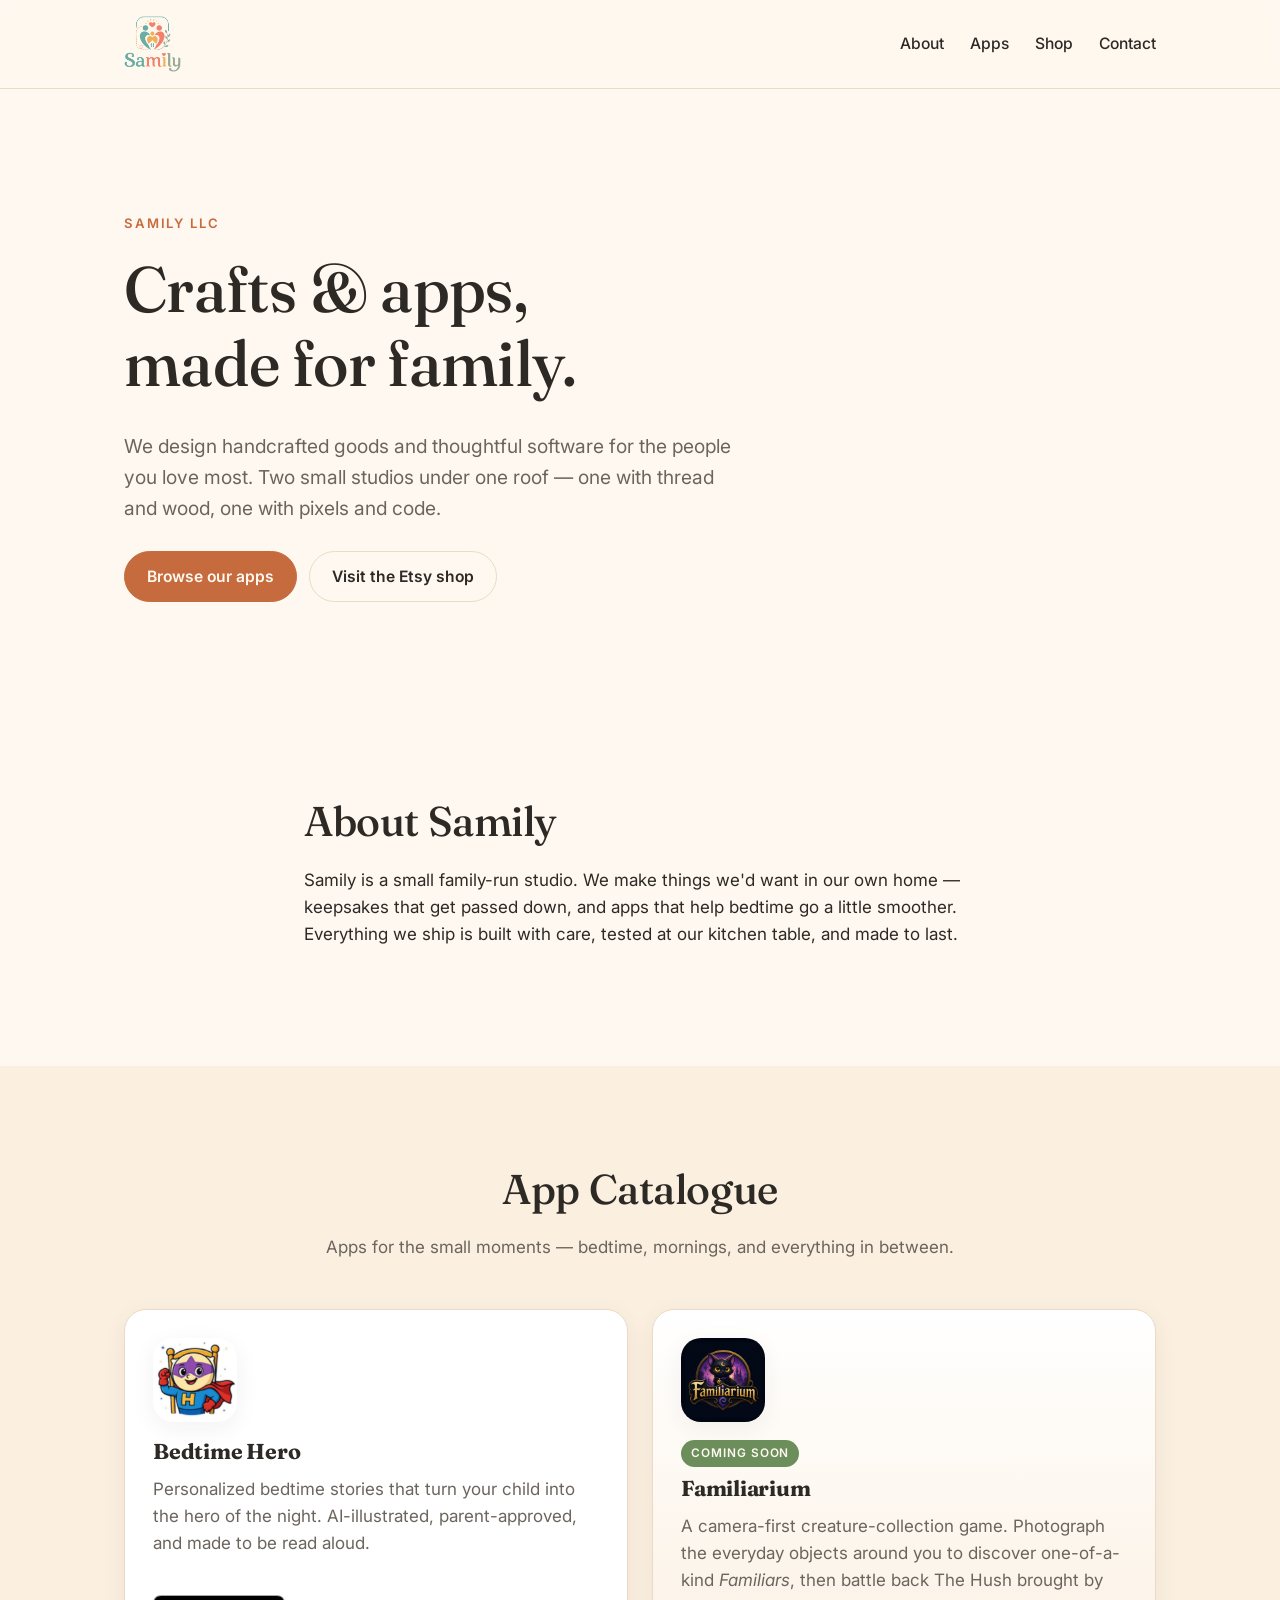
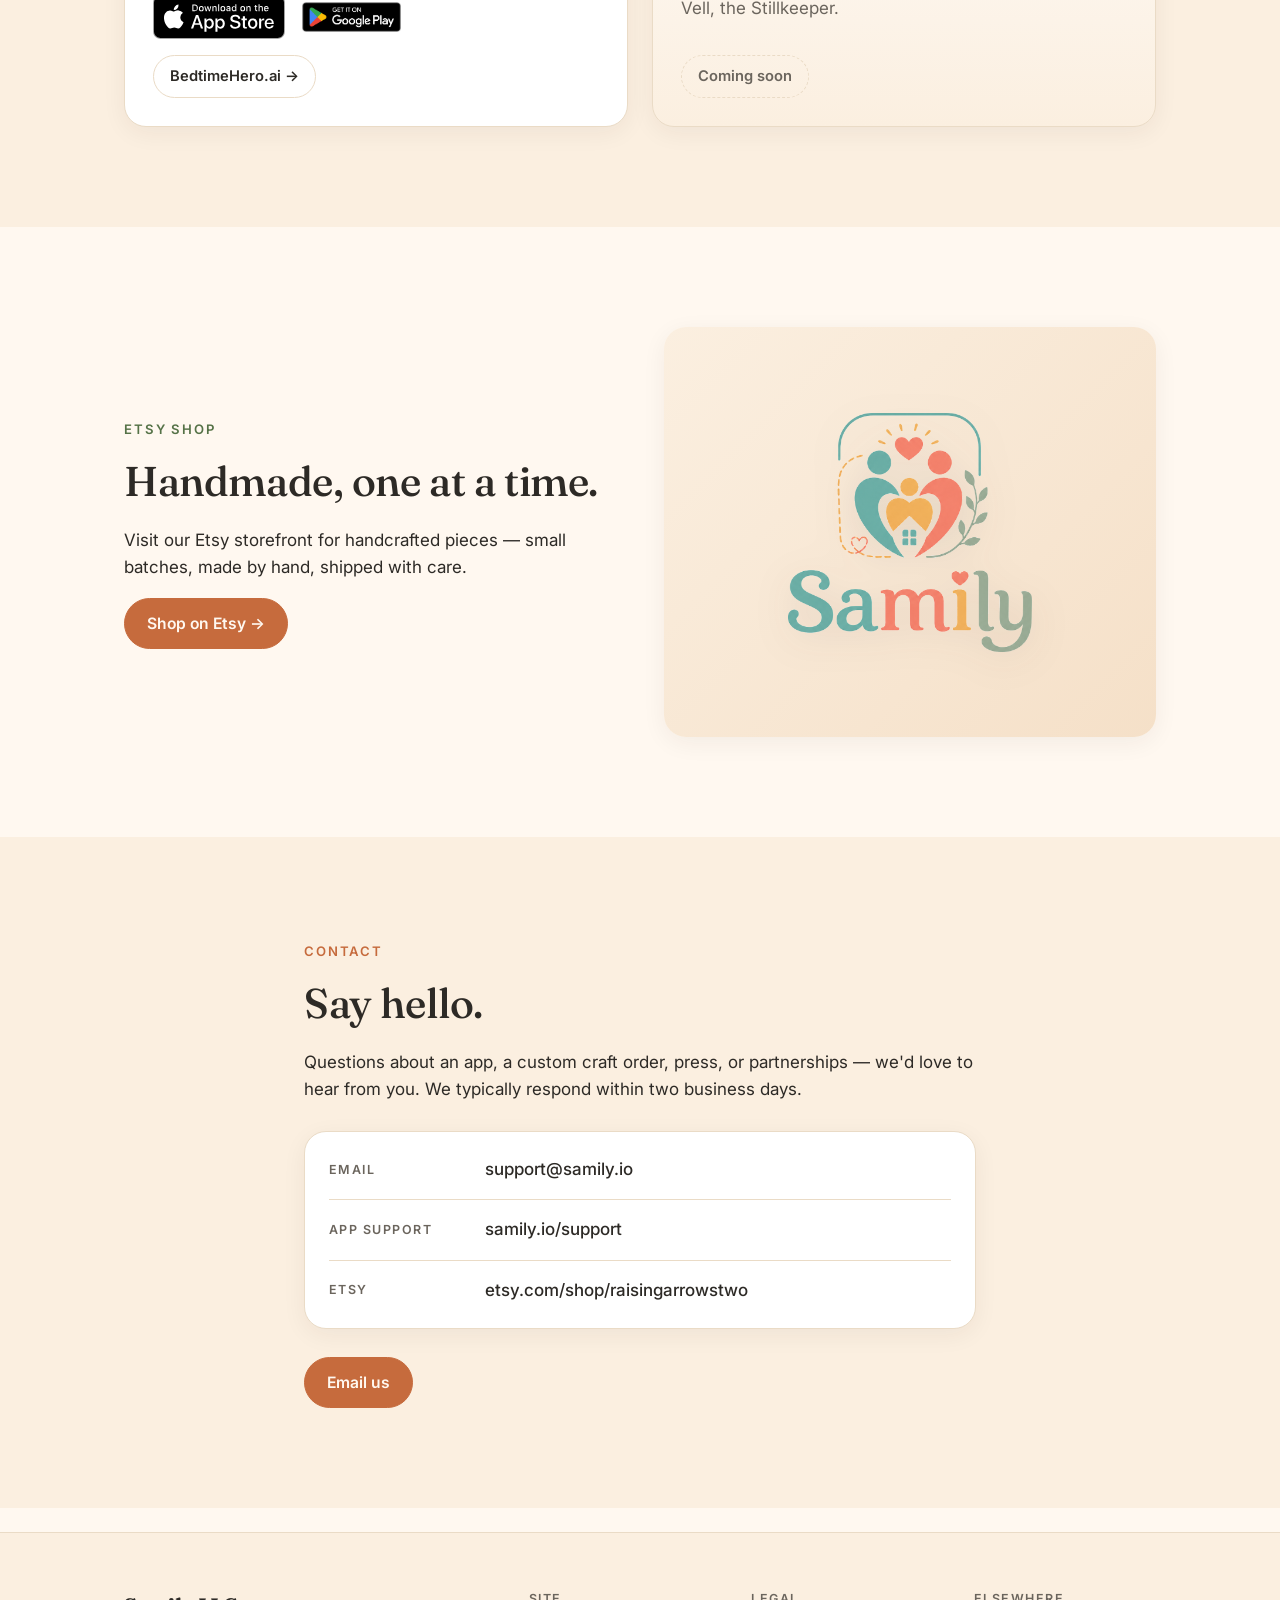
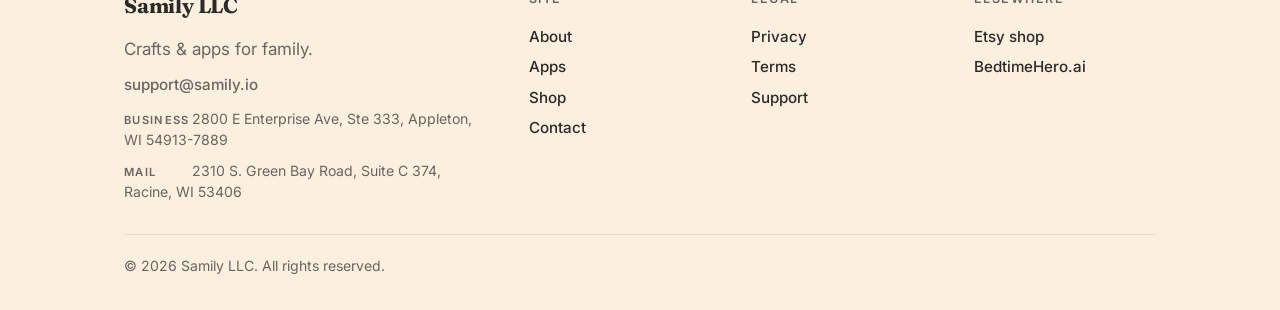
<file: index.html>
<!doctype html>
<html lang="en">
<head>
  <meta charset="utf-8" />
  <meta name="viewport" content="width=device-width, initial-scale=1" />
  <title>Samily &mdash; Crafts &amp; Apps for Family</title>
  <meta name="description" content="Samily LLC makes handcrafted goods and thoughtful apps designed around family life. Browse our Etsy shop and app catalogue." />
  <meta property="og:title" content="Samily &mdash; Crafts &amp; Apps for Family" />
  <meta property="og:description" content="Handcrafted goods and thoughtful apps designed around family life." />
  <meta property="og:type" content="website" />
  <meta name="theme-color" content="#FFF8F0" />
  <link rel="icon" type="image/png" href="assets/brand/samily-logo.png" />
  <link rel="apple-touch-icon" href="assets/brand/samily-logo.png" />
  <meta property="og:image" content="assets/brand/samily-logo.png" />
  <link rel="preconnect" href="https://fonts.googleapis.com" />
  <link rel="preconnect" href="https://fonts.gstatic.com" crossorigin />
  <link href="https://fonts.googleapis.com/css2?family=Fraunces:opsz,wght@9..144,500;9..144,700&family=Inter:wght@400;500;600&display=swap" rel="stylesheet" />
  <link rel="stylesheet" href="styles.css" />
</head>
<body>
  <header class="site-header">
    <div class="container header-inner">
      <a class="brand" href="#top" aria-label="Samily home">
        <img class="brand-logo" src="assets/brand/samily-logo.png" alt="Samily" width="160" height="160" />
      </a>
      <nav class="site-nav" aria-label="Primary">
        <a href="#about">About</a>
        <a href="#apps">Apps</a>
        <a href="#shop">Shop</a>
        <a href="#contact">Contact</a>
      </nav>
    </div>
  </header>

  <main id="top">
    <section class="hero">
      <div class="container">
        <p class="eyebrow">Samily LLC</p>
        <h1>Crafts &amp; apps,<br/>made for family.</h1>
        <p class="lede">We design handcrafted goods and thoughtful software for the people you love most. Two small studios under one roof &mdash; one with thread and wood, one with pixels and code.</p>
        <div class="cta-row">
          <a class="btn btn-primary" href="#apps">Browse our apps</a>
          <a class="btn btn-ghost" href="#shop">Visit the Etsy shop</a>
        </div>
      </div>
    </section>

    <section id="about" class="section">
      <div class="container narrow">
        <h2>About Samily</h2>
        <p>Samily is a small family-run studio. We make things we'd want in our own home &mdash; keepsakes that get passed down, and apps that help bedtime go a little smoother. Everything we ship is built with care, tested at our kitchen table, and made to last.</p>
      </div>
    </section>

    <section id="apps" class="section section-alt">
      <div class="container">
        <header class="section-head">
          <h2>App Catalogue</h2>
          <p>Apps for the small moments &mdash; bedtime, mornings, and everything in between.</p>
        </header>

        <div class="cards">
          <article class="card">
            <img class="card-icon-img" src="assets/apps/bedtime-hero-icon.png" alt="Bedtime Hero app icon" width="96" height="96" loading="lazy" />
            <div class="card-body">
              <h3>Bedtime Hero</h3>
              <p>Personalized bedtime stories that turn your child into the hero of the night. AI-illustrated, parent-approved, and made to be read aloud.</p>
              <div class="store-badges">
                <a href="https://apps.apple.com/us/app/bedtime-hero/id6743965612" target="_blank" rel="noopener" aria-label="Download Bedtime Hero on the App Store">
                  <img src="assets/badges/app-store.svg" alt="Download on the App Store" height="44" />
                </a>
                <a href="https://play.google.com/store/apps/details?id=ai.bedtimehero" target="_blank" rel="noopener" aria-label="Get Bedtime Hero on Google Play">
                  <img src="assets/badges/google-play.png" alt="Get it on Google Play" height="44" />
                </a>
              </div>
              <div class="card-actions">
                <a class="btn btn-ghost btn-sm" href="https://BedtimeHero.ai" target="_blank" rel="noopener">BedtimeHero.ai &rarr;</a>
              </div>
            </div>
          </article>

          <article class="card card-soon">
            <img class="card-icon-img" src="assets/apps/familiarium-icon.png" alt="Familiarium app icon" width="96" height="96" loading="lazy" />
            <div class="card-body">
              <div class="badge">Coming soon</div>
              <h3>Familiarium</h3>
              <p>A camera-first creature-collection game. Photograph the everyday objects around you to discover one-of-a-kind <em>Familiars</em>, then battle back The Hush brought by Vell, the Stillkeeper.</p>
              <div class="card-actions">
                <span class="btn btn-disabled btn-sm" aria-disabled="true">Coming soon</span>
              </div>
            </div>
          </article>
        </div>
      </div>
    </section>

    <section id="shop" class="section">
      <div class="container shop-grid">
        <div>
          <p class="eyebrow eyebrow-sage">Etsy Shop</p>
          <h2>Handmade, one at a time.</h2>
          <p>Visit our Etsy storefront for handcrafted pieces &mdash; small batches, made by hand, shipped with care.</p>
          <a class="btn btn-primary" href="https://www.etsy.com/shop/raisingarrowstwo" target="_blank" rel="noopener">Shop on Etsy &rarr;</a>
        </div>
        <div class="shop-card">
          <img class="shop-logo" src="assets/brand/samily-logo.png" alt="Samily logo" />
        </div>
      </div>
    </section>

    <section id="contact" class="section section-alt">
      <div class="container narrow contact-block">
        <p class="eyebrow">Contact</p>
        <h2>Say hello.</h2>
        <p>Questions about an app, a custom craft order, press, or partnerships &mdash; we'd love to hear from you. We typically respond within two business days.</p>
        <div class="contact-card">
          <div class="contact-row">
            <span class="contact-label">Email</span>
            <a class="contact-value" href="mailto:support@samily.io">support@samily.io</a>
          </div>
          <div class="contact-row">
            <span class="contact-label">App support</span>
            <a class="contact-value" href="support.html">samily.io/support</a>
          </div>
          <div class="contact-row">
            <span class="contact-label">Etsy</span>
            <a class="contact-value" href="https://www.etsy.com/shop/raisingarrowstwo" target="_blank" rel="noopener">etsy.com/shop/raisingarrowstwo</a>
          </div>
        </div>
        <div class="cta-row">
          <a class="btn btn-primary" href="mailto:support@samily.io">Email us</a>
        </div>
      </div>
    </section>
  </main>

  <footer class="site-footer">
    <div class="container">
      <div class="footer-grid">
        <div class="footer-col">
          <p class="brand-name footer-brand">Samily LLC</p>
          <p class="muted">Crafts &amp; apps for family.</p>
          <p class="muted small">
            <a href="mailto:support@samily.io">support@samily.io</a>
          </p>
          <p class="muted small footer-address"><span class="addr-label">Business</span>2800 E Enterprise Ave, Ste 333, Appleton, WI 54913-7889</p>
          <p class="muted small footer-address"><span class="addr-label">Mail</span>2310 S. Green Bay Road, Suite C 374, Racine, WI 53406</p>
        </div>
        <div class="footer-col">
          <p class="footer-heading">Site</p>
          <a href="#about">About</a>
          <a href="#apps">Apps</a>
          <a href="#shop">Shop</a>
          <a href="#contact">Contact</a>
        </div>
        <div class="footer-col">
          <p class="footer-heading">Legal</p>
          <a href="privacy.html">Privacy</a>
          <a href="terms.html">Terms</a>
          <a href="support.html">Support</a>
        </div>
        <div class="footer-col">
          <p class="footer-heading">Elsewhere</p>
          <a href="https://www.etsy.com/shop/raisingarrowstwo" target="_blank" rel="noopener">Etsy shop</a>
          <a href="https://BedtimeHero.ai" target="_blank" rel="noopener">BedtimeHero.ai</a>
        </div>
      </div>
      <p class="muted small footer-copyright">&copy; <span id="year"></span> Samily LLC. All rights reserved.</p>
    </div>
  </footer>

  <script>document.getElementById('year').textContent = new Date().getFullYear();</script>
</body>
</html>
</file>
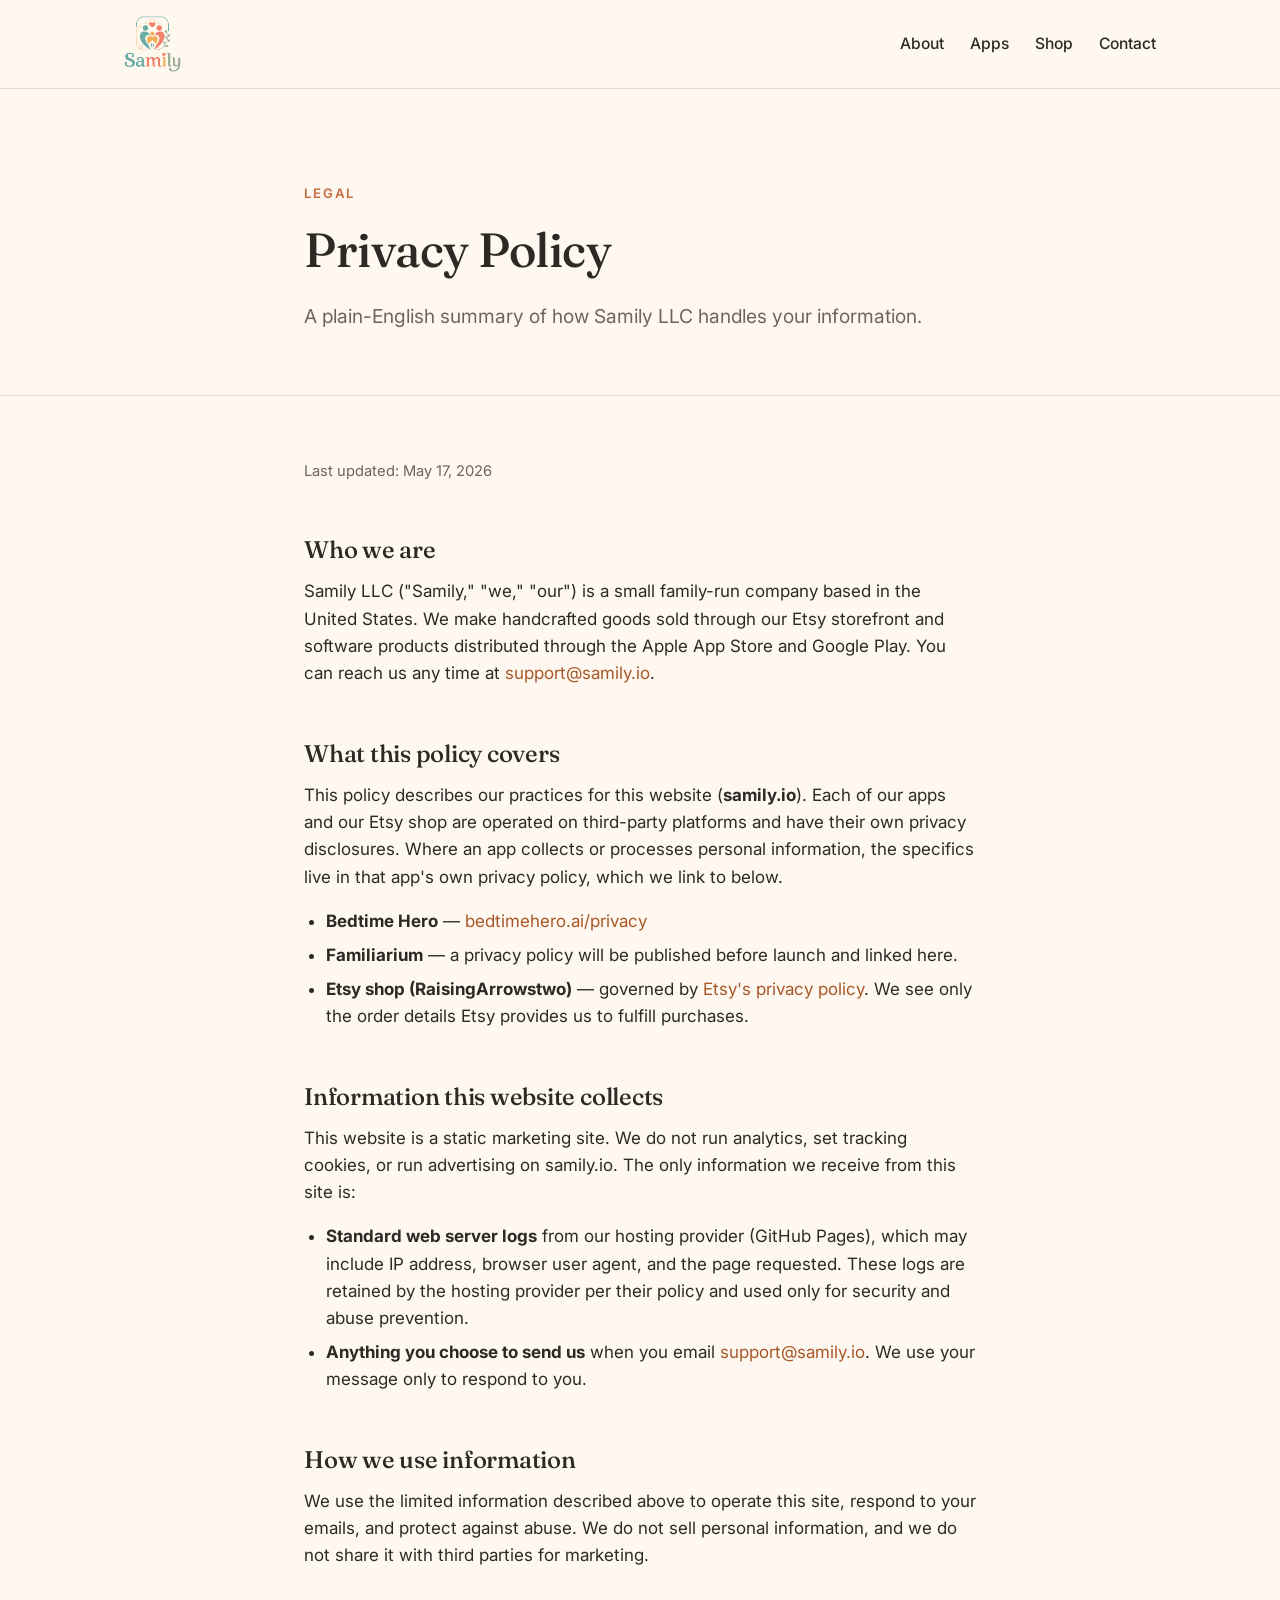
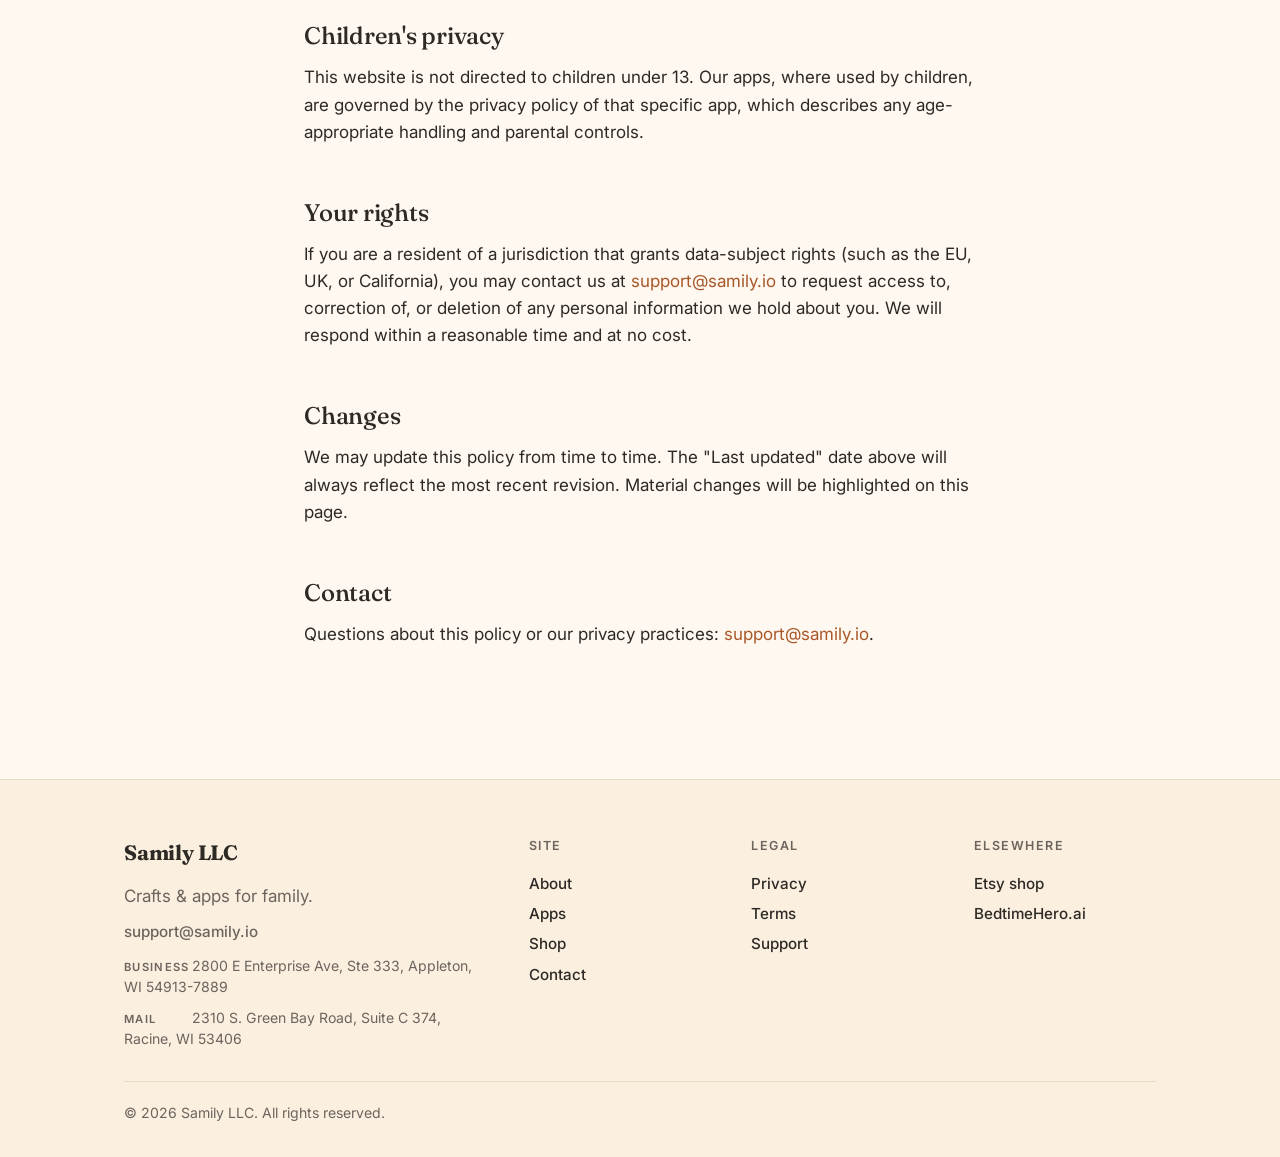
<file: privacy.html>
<!doctype html>
<html lang="en">
<head>
  <meta charset="utf-8" />
  <meta name="viewport" content="width=device-width, initial-scale=1" />
  <title>Privacy Policy &mdash; Samily</title>
  <meta name="description" content="How Samily LLC handles personal information across our marketing site, Etsy shop, and apps." />
  <meta name="theme-color" content="#FFF8F0" />
  <link rel="icon" type="image/png" href="assets/brand/samily-logo.png" />
  <link rel="apple-touch-icon" href="assets/brand/samily-logo.png" />
  <link rel="preconnect" href="https://fonts.googleapis.com" />
  <link rel="preconnect" href="https://fonts.gstatic.com" crossorigin />
  <link href="https://fonts.googleapis.com/css2?family=Fraunces:opsz,wght@9..144,500;9..144,700&family=Inter:wght@400;500;600&display=swap" rel="stylesheet" />
  <link rel="stylesheet" href="styles.css" />
</head>
<body>
  <header class="site-header">
    <div class="container header-inner">
      <a class="brand" href="index.html" aria-label="Samily home">
        <img class="brand-logo" src="assets/brand/samily-logo.png" alt="Samily" width="160" height="160" />
      </a>
      <nav class="site-nav" aria-label="Primary">
        <a href="index.html#about">About</a>
        <a href="index.html#apps">Apps</a>
        <a href="index.html#shop">Shop</a>
        <a href="index.html#contact">Contact</a>
      </nav>
    </div>
  </header>

  <main>
    <section class="page-hero">
      <div class="container narrow">
        <p class="eyebrow">Legal</p>
        <h1>Privacy Policy</h1>
        <p class="lede">A plain-English summary of how Samily LLC handles your information.</p>
      </div>
    </section>

    <section class="prose">
      <div class="container narrow">
        <p class="updated">Last updated: <span id="updated"></span></p>

        <h2>Who we are</h2>
        <p>Samily LLC ("Samily," "we," "our") is a small family-run company based in the United States. We make handcrafted goods sold through our Etsy storefront and software products distributed through the Apple App Store and Google Play. You can reach us any time at <a href="mailto:support@samily.io">support@samily.io</a>.</p>

        <h2>What this policy covers</h2>
        <p>This policy describes our practices for this website (<strong>samily.io</strong>). Each of our apps and our Etsy shop are operated on third-party platforms and have their own privacy disclosures. Where an app collects or processes personal information, the specifics live in that app's own privacy policy, which we link to below.</p>
        <ul>
          <li><strong>Bedtime Hero</strong> &mdash; <a href="https://bedtimehero.ai/privacy" target="_blank" rel="noopener">bedtimehero.ai/privacy</a></li>
          <li><strong>Familiarium</strong> &mdash; a privacy policy will be published before launch and linked here.</li>
          <li><strong>Etsy shop (RaisingArrowstwo)</strong> &mdash; governed by <a href="https://www.etsy.com/legal/policy/privacy-policy/242526526359" target="_blank" rel="noopener">Etsy's privacy policy</a>. We see only the order details Etsy provides us to fulfill purchases.</li>
        </ul>

        <h2>Information this website collects</h2>
        <p>This website is a static marketing site. We do not run analytics, set tracking cookies, or run advertising on samily.io. The only information we receive from this site is:</p>
        <ul>
          <li><strong>Standard web server logs</strong> from our hosting provider (GitHub Pages), which may include IP address, browser user agent, and the page requested. These logs are retained by the hosting provider per their policy and used only for security and abuse prevention.</li>
          <li><strong>Anything you choose to send us</strong> when you email <a href="mailto:support@samily.io">support@samily.io</a>. We use your message only to respond to you.</li>
        </ul>

        <h2>How we use information</h2>
        <p>We use the limited information described above to operate this site, respond to your emails, and protect against abuse. We do not sell personal information, and we do not share it with third parties for marketing.</p>

        <h2>Children's privacy</h2>
        <p>This website is not directed to children under 13. Our apps, where used by children, are governed by the privacy policy of that specific app, which describes any age-appropriate handling and parental controls.</p>

        <h2>Your rights</h2>
        <p>If you are a resident of a jurisdiction that grants data-subject rights (such as the EU, UK, or California), you may contact us at <a href="mailto:support@samily.io">support@samily.io</a> to request access to, correction of, or deletion of any personal information we hold about you. We will respond within a reasonable time and at no cost.</p>

        <h2>Changes</h2>
        <p>We may update this policy from time to time. The "Last updated" date above will always reflect the most recent revision. Material changes will be highlighted on this page.</p>

        <h2>Contact</h2>
        <p>Questions about this policy or our privacy practices: <a href="mailto:support@samily.io">support@samily.io</a>.</p>
      </div>
    </section>
  </main>

  <footer class="site-footer">
    <div class="container">
      <div class="footer-grid">
        <div class="footer-col">
          <p class="brand-name footer-brand">Samily LLC</p>
          <p class="muted">Crafts &amp; apps for family.</p>
          <p class="muted small"><a href="mailto:support@samily.io">support@samily.io</a></p>
          <p class="muted small footer-address"><span class="addr-label">Business</span>2800 E Enterprise Ave, Ste 333, Appleton, WI 54913-7889</p>
          <p class="muted small footer-address"><span class="addr-label">Mail</span>2310 S. Green Bay Road, Suite C 374, Racine, WI 53406</p>
        </div>
        <div class="footer-col">
          <p class="footer-heading">Site</p>
          <a href="index.html#about">About</a>
          <a href="index.html#apps">Apps</a>
          <a href="index.html#shop">Shop</a>
          <a href="index.html#contact">Contact</a>
        </div>
        <div class="footer-col">
          <p class="footer-heading">Legal</p>
          <a href="privacy.html">Privacy</a>
          <a href="terms.html">Terms</a>
          <a href="support.html">Support</a>
        </div>
        <div class="footer-col">
          <p class="footer-heading">Elsewhere</p>
          <a href="https://www.etsy.com/shop/raisingarrowstwo" target="_blank" rel="noopener">Etsy shop</a>
          <a href="https://BedtimeHero.ai" target="_blank" rel="noopener">BedtimeHero.ai</a>
        </div>
      </div>
      <p class="muted small footer-copyright">&copy; <span id="year"></span> Samily LLC. All rights reserved.</p>
    </div>
  </footer>

  <script>
    document.getElementById('year').textContent = new Date().getFullYear();
    document.getElementById('updated').textContent = new Date('2026-05-17').toLocaleDateString('en-US', { year: 'numeric', month: 'long', day: 'numeric' });
  </script>
</body>
</html>
</file>
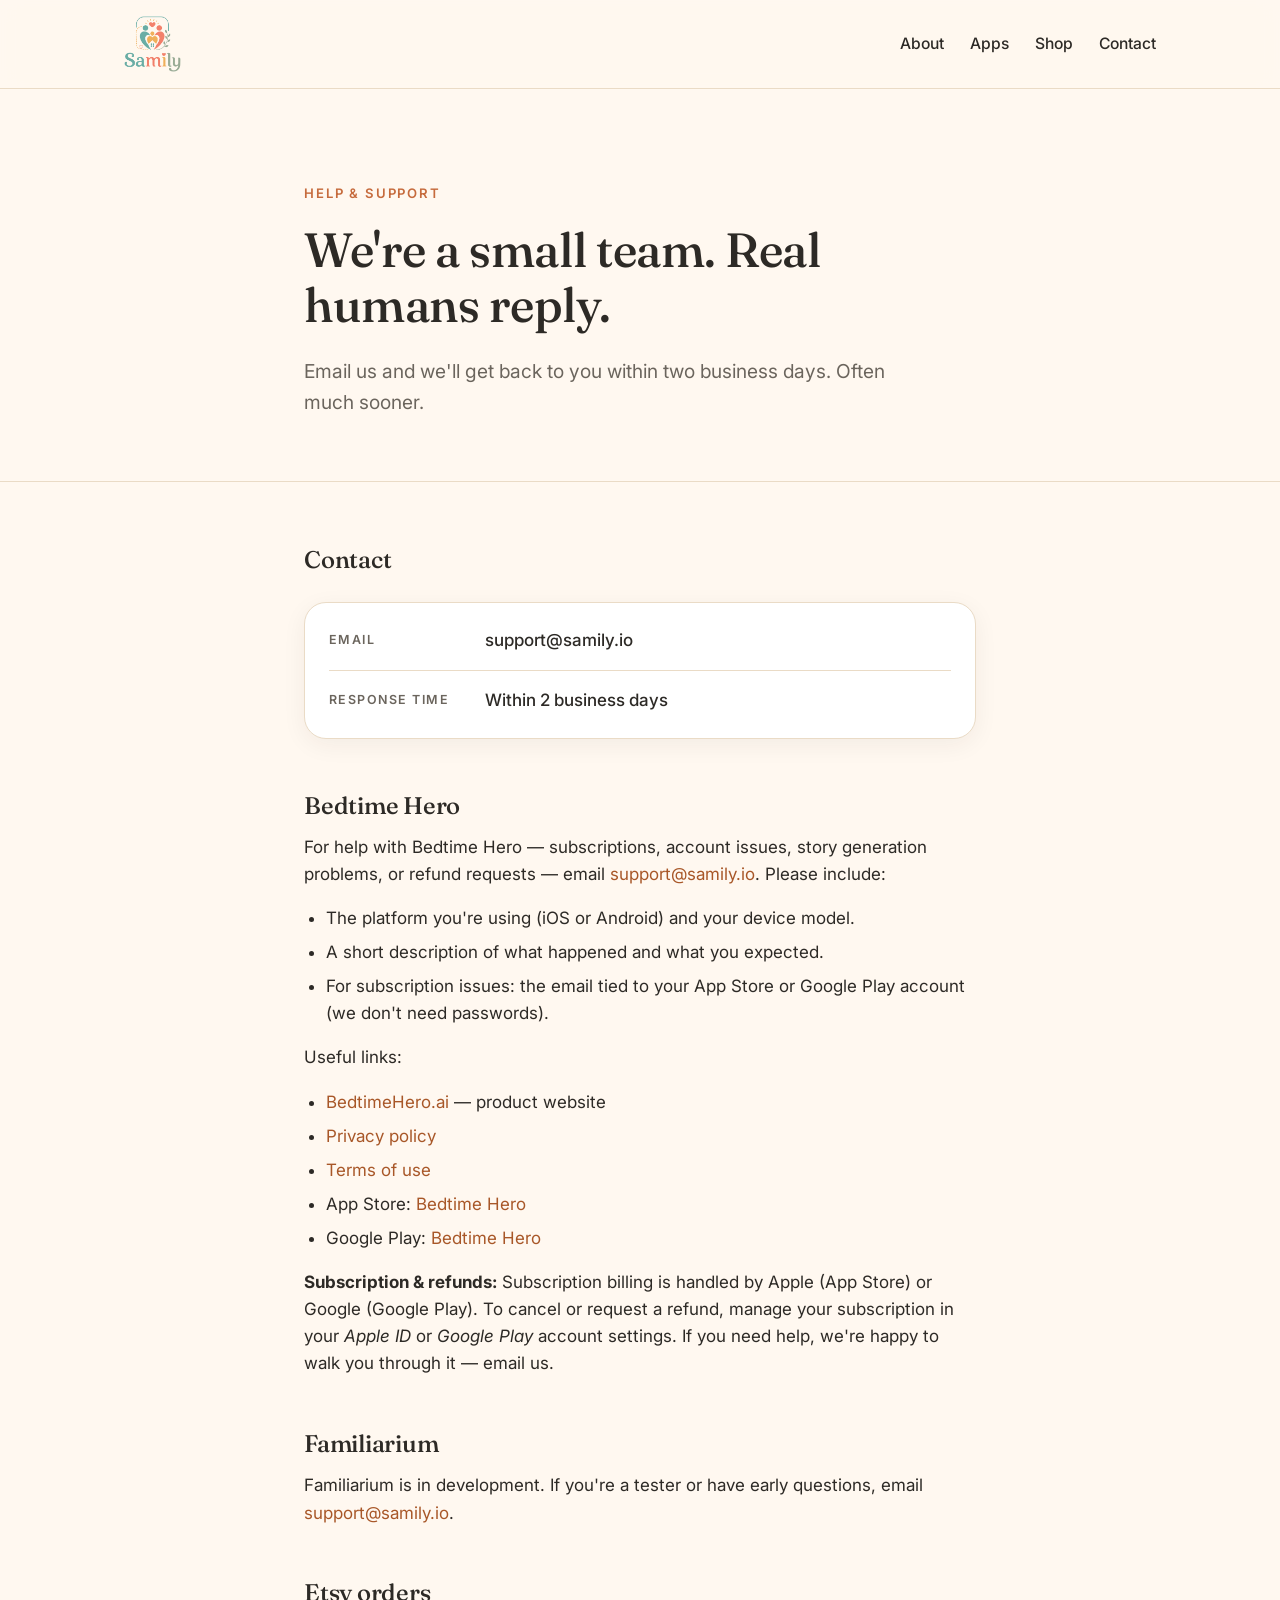
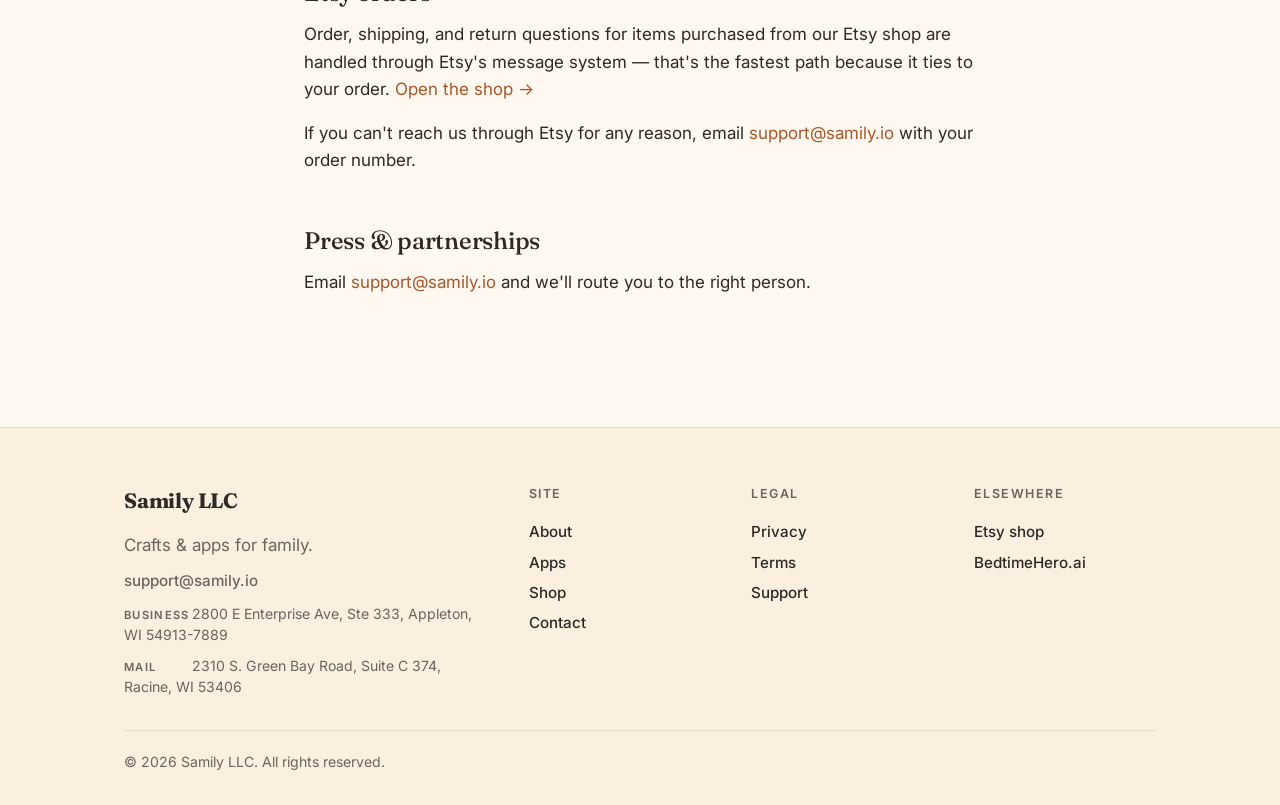
<file: support.html>
<!doctype html>
<html lang="en">
<head>
  <meta charset="utf-8" />
  <meta name="viewport" content="width=device-width, initial-scale=1" />
  <title>Support &mdash; Samily</title>
  <meta name="description" content="Get help with Samily apps and crafts. Response within two business days." />
  <meta name="theme-color" content="#FFF8F0" />
  <link rel="icon" type="image/png" href="assets/brand/samily-logo.png" />
  <link rel="apple-touch-icon" href="assets/brand/samily-logo.png" />
  <link rel="preconnect" href="https://fonts.googleapis.com" />
  <link rel="preconnect" href="https://fonts.gstatic.com" crossorigin />
  <link href="https://fonts.googleapis.com/css2?family=Fraunces:opsz,wght@9..144,500;9..144,700&family=Inter:wght@400;500;600&display=swap" rel="stylesheet" />
  <link rel="stylesheet" href="styles.css" />
</head>
<body>
  <header class="site-header">
    <div class="container header-inner">
      <a class="brand" href="index.html" aria-label="Samily home">
        <img class="brand-logo" src="assets/brand/samily-logo.png" alt="Samily" width="160" height="160" />
      </a>
      <nav class="site-nav" aria-label="Primary">
        <a href="index.html#about">About</a>
        <a href="index.html#apps">Apps</a>
        <a href="index.html#shop">Shop</a>
        <a href="index.html#contact">Contact</a>
      </nav>
    </div>
  </header>

  <main>
    <section class="page-hero">
      <div class="container narrow">
        <p class="eyebrow">Help &amp; Support</p>
        <h1>We're a small team. Real humans reply.</h1>
        <p class="lede">Email us and we'll get back to you within two business days. Often much sooner.</p>
      </div>
    </section>

    <section class="prose">
      <div class="container narrow">
        <h2>Contact</h2>
        <div class="contact-card">
          <div class="contact-row">
            <span class="contact-label">Email</span>
            <a class="contact-value" href="mailto:support@samily.io?subject=Samily%20support">support@samily.io</a>
          </div>
          <div class="contact-row">
            <span class="contact-label">Response time</span>
            <span class="contact-value">Within 2 business days</span>
          </div>
        </div>

        <h2>Bedtime Hero</h2>
        <p>For help with Bedtime Hero &mdash; subscriptions, account issues, story generation problems, or refund requests &mdash; email <a href="mailto:support@samily.io?subject=Bedtime%20Hero%20support">support@samily.io</a>. Please include:</p>
        <ul>
          <li>The platform you're using (iOS or Android) and your device model.</li>
          <li>A short description of what happened and what you expected.</li>
          <li>For subscription issues: the email tied to your App Store or Google Play account (we don't need passwords).</li>
        </ul>
        <p>Useful links:</p>
        <ul>
          <li><a href="https://BedtimeHero.ai" target="_blank" rel="noopener">BedtimeHero.ai</a> &mdash; product website</li>
          <li><a href="https://bedtimehero.ai/privacy" target="_blank" rel="noopener">Privacy policy</a></li>
          <li><a href="https://bedtimehero.ai/terms" target="_blank" rel="noopener">Terms of use</a></li>
          <li>App Store: <a href="https://apps.apple.com/us/app/bedtime-hero/id6743965612" target="_blank" rel="noopener">Bedtime Hero</a></li>
          <li>Google Play: <a href="https://play.google.com/store/apps/details?id=ai.bedtimehero" target="_blank" rel="noopener">Bedtime Hero</a></li>
        </ul>
        <p><strong>Subscription &amp; refunds:</strong> Subscription billing is handled by Apple (App Store) or Google (Google Play). To cancel or request a refund, manage your subscription in your <em>Apple ID</em> or <em>Google Play</em> account settings. If you need help, we're happy to walk you through it &mdash; email us.</p>

        <h2>Familiarium</h2>
        <p>Familiarium is in development. If you're a tester or have early questions, email <a href="mailto:support@samily.io?subject=Familiarium%20question">support@samily.io</a>.</p>

        <h2>Etsy orders</h2>
        <p>Order, shipping, and return questions for items purchased from our Etsy shop are handled through Etsy's message system &mdash; that's the fastest path because it ties to your order. <a href="https://www.etsy.com/shop/raisingarrowstwo" target="_blank" rel="noopener">Open the shop &rarr;</a></p>
        <p>If you can't reach us through Etsy for any reason, email <a href="mailto:support@samily.io?subject=Etsy%20order">support@samily.io</a> with your order number.</p>

        <h2>Press &amp; partnerships</h2>
        <p>Email <a href="mailto:support@samily.io?subject=Press">support@samily.io</a> and we'll route you to the right person.</p>
      </div>
    </section>
  </main>

  <footer class="site-footer">
    <div class="container">
      <div class="footer-grid">
        <div class="footer-col">
          <p class="brand-name footer-brand">Samily LLC</p>
          <p class="muted">Crafts &amp; apps for family.</p>
          <p class="muted small"><a href="mailto:support@samily.io">support@samily.io</a></p>
          <p class="muted small footer-address"><span class="addr-label">Business</span>2800 E Enterprise Ave, Ste 333, Appleton, WI 54913-7889</p>
          <p class="muted small footer-address"><span class="addr-label">Mail</span>2310 S. Green Bay Road, Suite C 374, Racine, WI 53406</p>
        </div>
        <div class="footer-col">
          <p class="footer-heading">Site</p>
          <a href="index.html#about">About</a>
          <a href="index.html#apps">Apps</a>
          <a href="index.html#shop">Shop</a>
          <a href="index.html#contact">Contact</a>
        </div>
        <div class="footer-col">
          <p class="footer-heading">Legal</p>
          <a href="privacy.html">Privacy</a>
          <a href="terms.html">Terms</a>
          <a href="support.html">Support</a>
        </div>
        <div class="footer-col">
          <p class="footer-heading">Elsewhere</p>
          <a href="https://www.etsy.com/shop/raisingarrowstwo" target="_blank" rel="noopener">Etsy shop</a>
          <a href="https://BedtimeHero.ai" target="_blank" rel="noopener">BedtimeHero.ai</a>
        </div>
      </div>
      <p class="muted small footer-copyright">&copy; <span id="year"></span> Samily LLC. All rights reserved.</p>
    </div>
  </footer>

  <script>document.getElementById('year').textContent = new Date().getFullYear();</script>
</body>
</html>
</file>
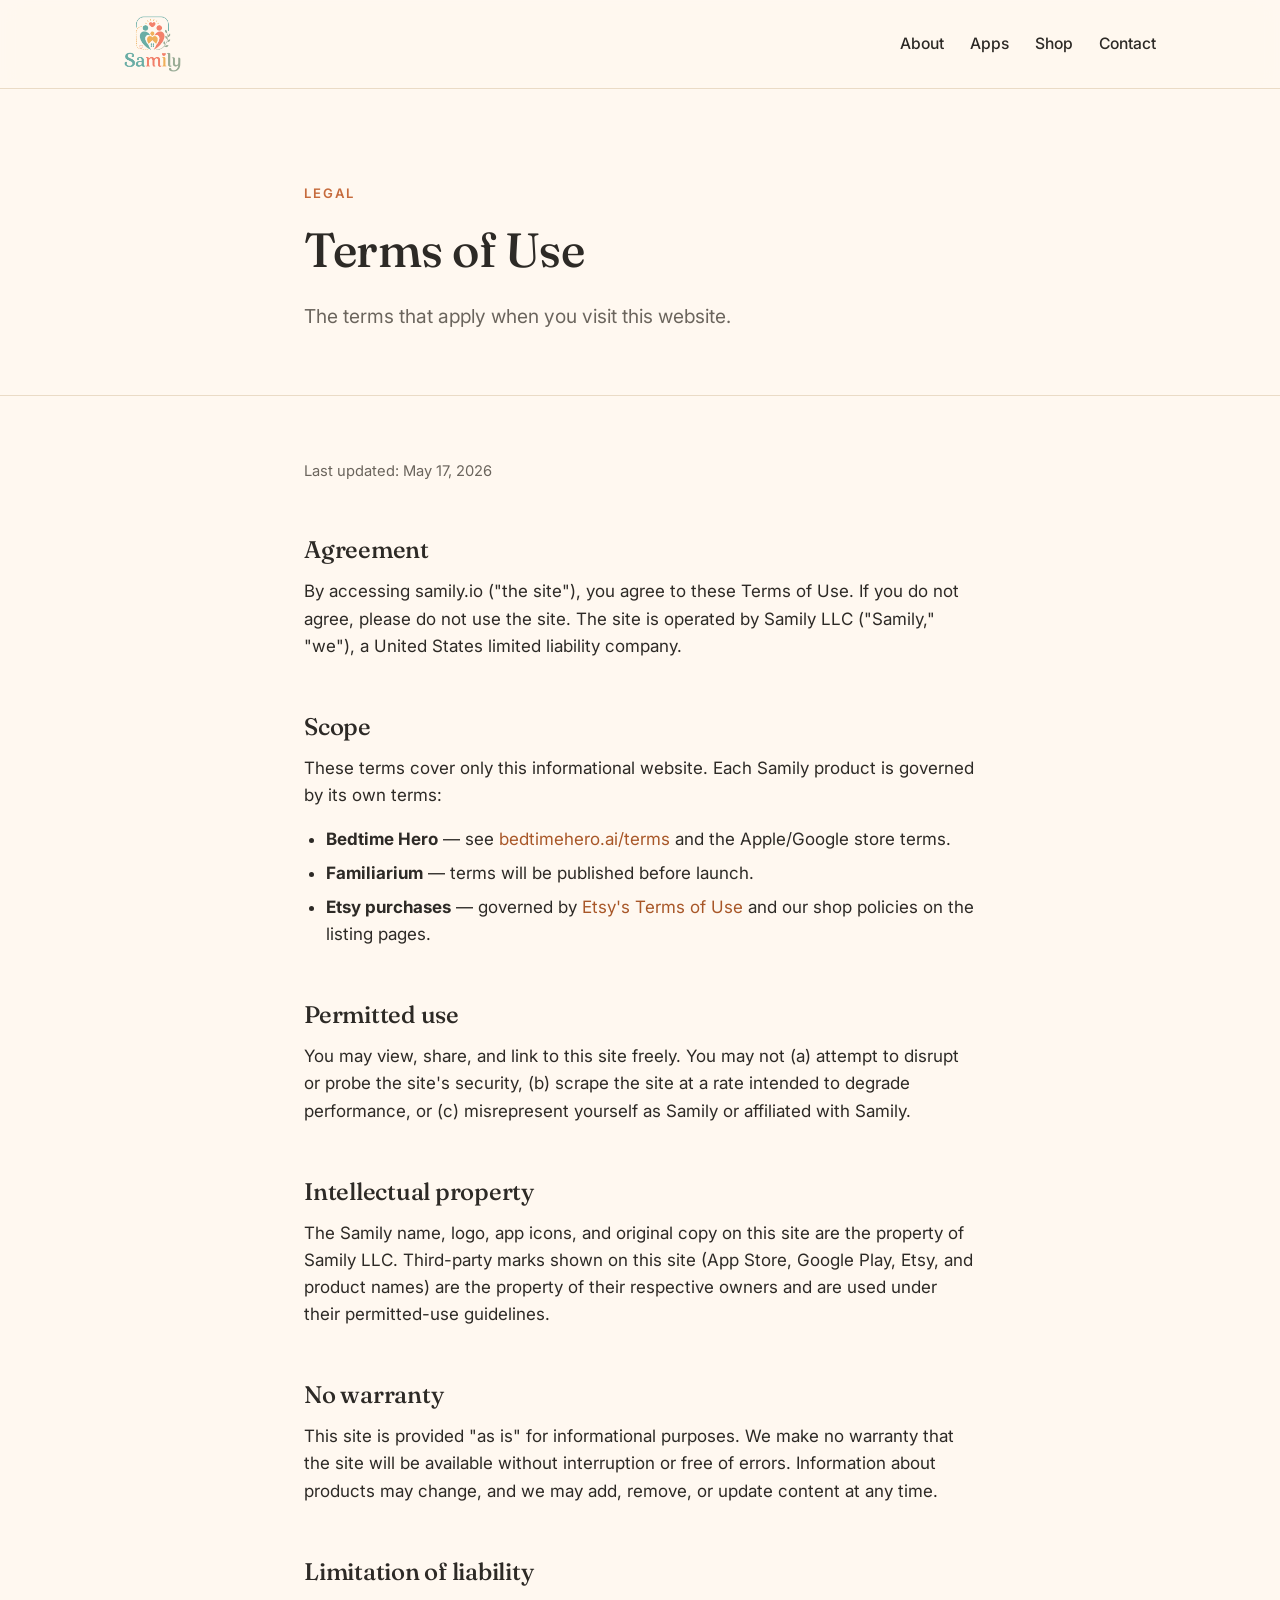
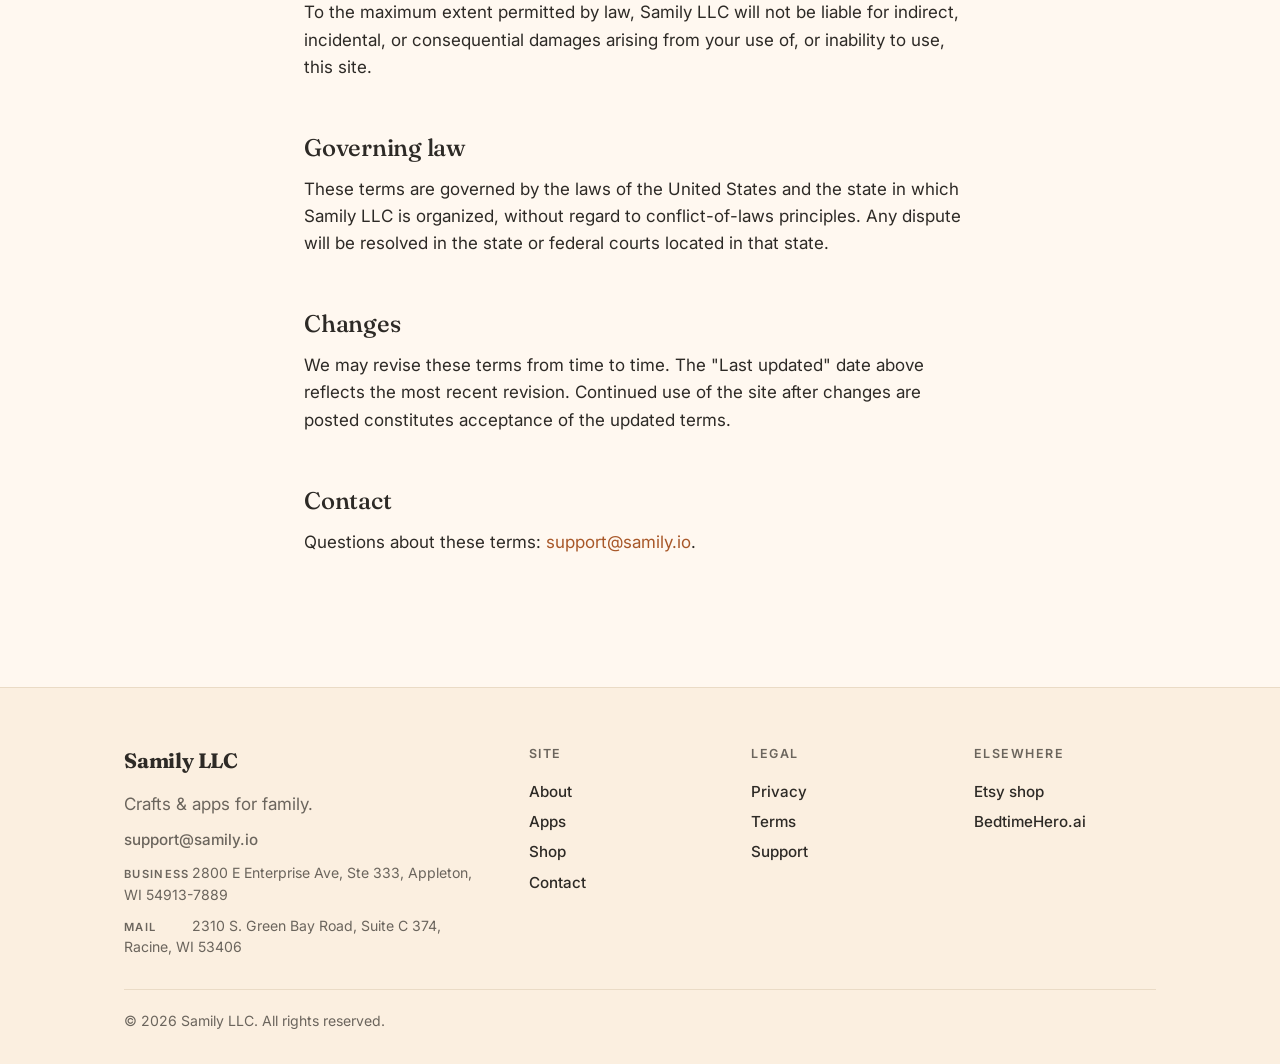
<file: terms.html>
<!doctype html>
<html lang="en">
<head>
  <meta charset="utf-8" />
  <meta name="viewport" content="width=device-width, initial-scale=1" />
  <title>Terms of Use &mdash; Samily</title>
  <meta name="description" content="The terms that apply when you use the Samily LLC website." />
  <meta name="theme-color" content="#FFF8F0" />
  <link rel="icon" type="image/png" href="assets/brand/samily-logo.png" />
  <link rel="apple-touch-icon" href="assets/brand/samily-logo.png" />
  <link rel="preconnect" href="https://fonts.googleapis.com" />
  <link rel="preconnect" href="https://fonts.gstatic.com" crossorigin />
  <link href="https://fonts.googleapis.com/css2?family=Fraunces:opsz,wght@9..144,500;9..144,700&family=Inter:wght@400;500;600&display=swap" rel="stylesheet" />
  <link rel="stylesheet" href="styles.css" />
</head>
<body>
  <header class="site-header">
    <div class="container header-inner">
      <a class="brand" href="index.html" aria-label="Samily home">
        <img class="brand-logo" src="assets/brand/samily-logo.png" alt="Samily" width="160" height="160" />
      </a>
      <nav class="site-nav" aria-label="Primary">
        <a href="index.html#about">About</a>
        <a href="index.html#apps">Apps</a>
        <a href="index.html#shop">Shop</a>
        <a href="index.html#contact">Contact</a>
      </nav>
    </div>
  </header>

  <main>
    <section class="page-hero">
      <div class="container narrow">
        <p class="eyebrow">Legal</p>
        <h1>Terms of Use</h1>
        <p class="lede">The terms that apply when you visit this website.</p>
      </div>
    </section>

    <section class="prose">
      <div class="container narrow">
        <p class="updated">Last updated: <span id="updated"></span></p>

        <h2>Agreement</h2>
        <p>By accessing samily.io ("the site"), you agree to these Terms of Use. If you do not agree, please do not use the site. The site is operated by Samily LLC ("Samily," "we"), a United States limited liability company.</p>

        <h2>Scope</h2>
        <p>These terms cover only this informational website. Each Samily product is governed by its own terms:</p>
        <ul>
          <li><strong>Bedtime Hero</strong> &mdash; see <a href="https://bedtimehero.ai/terms" target="_blank" rel="noopener">bedtimehero.ai/terms</a> and the Apple/Google store terms.</li>
          <li><strong>Familiarium</strong> &mdash; terms will be published before launch.</li>
          <li><strong>Etsy purchases</strong> &mdash; governed by <a href="https://www.etsy.com/legal/terms-of-use" target="_blank" rel="noopener">Etsy's Terms of Use</a> and our shop policies on the listing pages.</li>
        </ul>

        <h2>Permitted use</h2>
        <p>You may view, share, and link to this site freely. You may not (a) attempt to disrupt or probe the site's security, (b) scrape the site at a rate intended to degrade performance, or (c) misrepresent yourself as Samily or affiliated with Samily.</p>

        <h2>Intellectual property</h2>
        <p>The Samily name, logo, app icons, and original copy on this site are the property of Samily LLC. Third-party marks shown on this site (App Store, Google Play, Etsy, and product names) are the property of their respective owners and are used under their permitted-use guidelines.</p>

        <h2>No warranty</h2>
        <p>This site is provided "as is" for informational purposes. We make no warranty that the site will be available without interruption or free of errors. Information about products may change, and we may add, remove, or update content at any time.</p>

        <h2>Limitation of liability</h2>
        <p>To the maximum extent permitted by law, Samily LLC will not be liable for indirect, incidental, or consequential damages arising from your use of, or inability to use, this site.</p>

        <h2>Governing law</h2>
        <p>These terms are governed by the laws of the United States and the state in which Samily LLC is organized, without regard to conflict-of-laws principles. Any dispute will be resolved in the state or federal courts located in that state.</p>

        <h2>Changes</h2>
        <p>We may revise these terms from time to time. The "Last updated" date above reflects the most recent revision. Continued use of the site after changes are posted constitutes acceptance of the updated terms.</p>

        <h2>Contact</h2>
        <p>Questions about these terms: <a href="mailto:support@samily.io">support@samily.io</a>.</p>
      </div>
    </section>
  </main>

  <footer class="site-footer">
    <div class="container">
      <div class="footer-grid">
        <div class="footer-col">
          <p class="brand-name footer-brand">Samily LLC</p>
          <p class="muted">Crafts &amp; apps for family.</p>
          <p class="muted small"><a href="mailto:support@samily.io">support@samily.io</a></p>
          <p class="muted small footer-address"><span class="addr-label">Business</span>2800 E Enterprise Ave, Ste 333, Appleton, WI 54913-7889</p>
          <p class="muted small footer-address"><span class="addr-label">Mail</span>2310 S. Green Bay Road, Suite C 374, Racine, WI 53406</p>
        </div>
        <div class="footer-col">
          <p class="footer-heading">Site</p>
          <a href="index.html#about">About</a>
          <a href="index.html#apps">Apps</a>
          <a href="index.html#shop">Shop</a>
          <a href="index.html#contact">Contact</a>
        </div>
        <div class="footer-col">
          <p class="footer-heading">Legal</p>
          <a href="privacy.html">Privacy</a>
          <a href="terms.html">Terms</a>
          <a href="support.html">Support</a>
        </div>
        <div class="footer-col">
          <p class="footer-heading">Elsewhere</p>
          <a href="https://www.etsy.com/shop/raisingarrowstwo" target="_blank" rel="noopener">Etsy shop</a>
          <a href="https://BedtimeHero.ai" target="_blank" rel="noopener">BedtimeHero.ai</a>
        </div>
      </div>
      <p class="muted small footer-copyright">&copy; <span id="year"></span> Samily LLC. All rights reserved.</p>
    </div>
  </footer>

  <script>
    document.getElementById('year').textContent = new Date().getFullYear();
    document.getElementById('updated').textContent = new Date('2026-05-17').toLocaleDateString('en-US', { year: 'numeric', month: 'long', day: 'numeric' });
  </script>
</body>
</html>
</file>
<file: styles.css>
:root {
  --bg: #FFF8F0;
  --bg-alt: #FBEFE0;
  --accent: #C66B3D;
  --accent-dark: #A85728;
  --sage: #6B8E5A;
  --sage-dark: #557247;
  --text: #2D2A26;
  --text-muted: #6B655D;
  --border: #EADBC6;
  --shadow: 0 6px 24px rgba(45, 42, 38, 0.06);
  --shadow-lg: 0 16px 40px rgba(45, 42, 38, 0.10);
  --radius: 14px;
  --radius-lg: 22px;
  --serif: "Fraunces", ui-serif, Georgia, serif;
  --sans: "Inter", system-ui, -apple-system, "Segoe UI", sans-serif;
}

* { box-sizing: border-box; }

html { scroll-behavior: smooth; }

body {
  margin: 0;
  background: var(--bg);
  color: var(--text);
  font-family: var(--sans);
  font-size: 17px;
  line-height: 1.6;
  -webkit-font-smoothing: antialiased;
}

a { color: var(--accent-dark); text-decoration: none; }
a:hover { text-decoration: underline; }

h1, h2, h3 {
  font-family: var(--serif);
  font-weight: 500;
  line-height: 1.15;
  letter-spacing: -0.01em;
  margin: 0 0 0.5em;
  color: var(--text);
}

h1 { font-size: clamp(2.4rem, 5vw, 4rem); font-weight: 500; }
h2 { font-size: clamp(1.8rem, 3.4vw, 2.6rem); }
h3 { font-size: 1.35rem; font-weight: 700; }

p { margin: 0 0 1em; }

.container {
  width: 100%;
  max-width: 1080px;
  margin: 0 auto;
  padding: 0 24px;
}
.container.narrow { max-width: 720px; }

/* Header */
.site-header {
  position: sticky;
  top: 0;
  z-index: 10;
  background: rgba(255, 248, 240, 0.85);
  backdrop-filter: saturate(160%) blur(10px);
  -webkit-backdrop-filter: saturate(160%) blur(10px);
  border-bottom: 1px solid var(--border);
}
.header-inner {
  display: flex;
  align-items: center;
  justify-content: space-between;
  padding-top: 16px;
  padding-bottom: 16px;
}
.brand {
  display: inline-flex;
  align-items: center;
  color: var(--text);
}
.brand:hover { text-decoration: none; }
.brand-logo {
  height: 56px;
  width: auto;
  display: block;
}
.brand-name { letter-spacing: -0.01em; font-family: var(--serif); font-weight: 700; font-size: 1.4rem; }

.site-nav { display: flex; gap: 26px; }
.site-nav a {
  color: var(--text);
  font-weight: 500;
  font-size: 0.98rem;
}
.site-nav a:hover { color: var(--accent-dark); text-decoration: none; }

/* Hero */
.hero {
  padding: clamp(56px, 10vw, 120px) 0 clamp(48px, 8vw, 96px);
}
.eyebrow {
  display: inline-block;
  font-size: 0.82rem;
  font-weight: 600;
  letter-spacing: 0.14em;
  text-transform: uppercase;
  color: var(--accent);
  margin: 0 0 18px;
}
.eyebrow-sage { color: var(--sage-dark); }
.lede {
  font-size: clamp(1.05rem, 1.6vw, 1.2rem);
  color: var(--text-muted);
  max-width: 620px;
  margin-top: 12px;
}
.cta-row {
  display: flex;
  flex-wrap: wrap;
  gap: 12px;
  margin-top: 28px;
}

/* Buttons */
.btn {
  display: inline-flex;
  align-items: center;
  justify-content: center;
  padding: 12px 22px;
  border-radius: 999px;
  font-weight: 600;
  font-size: 0.98rem;
  border: 1.5px solid transparent;
  transition: transform 0.12s ease, background 0.12s ease, color 0.12s ease, border-color 0.12s ease;
  cursor: pointer;
  white-space: nowrap;
}
.btn:hover { text-decoration: none; transform: translateY(-1px); }
.btn-sm { padding: 9px 16px; font-size: 0.92rem; }
.btn-primary {
  background: var(--accent);
  color: #FFF8F0;
  border-color: var(--accent);
}
.btn-primary:hover { background: var(--accent-dark); border-color: var(--accent-dark); }
.btn-ghost {
  background: transparent;
  color: var(--text);
  border-color: var(--border);
}
.btn-ghost:hover { background: var(--bg-alt); border-color: var(--accent); color: var(--accent-dark); }
.btn-disabled {
  background: transparent;
  color: var(--text-muted);
  border: 1.5px dashed var(--border);
  cursor: not-allowed;
}

/* Sections */
.section { padding: clamp(56px, 8vw, 100px) 0; }
.section-alt { background: var(--bg-alt); }
.section-head { text-align: center; max-width: 640px; margin: 0 auto 48px; }
.section-head p { color: var(--text-muted); }

/* Cards */
.cards {
  display: grid;
  grid-template-columns: repeat(auto-fit, minmax(280px, 1fr));
  gap: 24px;
}
.card {
  background: #fff;
  border: 1px solid var(--border);
  border-radius: var(--radius-lg);
  padding: 28px;
  box-shadow: var(--shadow);
  display: flex;
  flex-direction: column;
  gap: 18px;
  transition: transform 0.2s ease, box-shadow 0.2s ease;
}
.card:hover { transform: translateY(-3px); box-shadow: var(--shadow-lg); }
.card-icon {
  font-size: 2.4rem;
  width: 64px;
  height: 64px;
  border-radius: 18px;
  background: var(--bg-alt);
  display: flex;
  align-items: center;
  justify-content: center;
}
.card-icon-img {
  width: 84px;
  height: 84px;
  border-radius: 20px;
  object-fit: cover;
  box-shadow: var(--shadow);
  background: #fff;
}
.card-soon { background: linear-gradient(180deg, #fff 0%, #FBEFE0 100%); }
.card-soon .card-icon { background: #fff; }
.store-badges {
  display: flex;
  flex-wrap: wrap;
  gap: 10px;
  margin-top: 18px;
}
.store-badges a { display: inline-flex; transition: transform 0.12s ease; }
.store-badges a:hover { transform: translateY(-2px); }
.store-badges img { height: 44px; width: auto; display: block; }
.card-body { display: flex; flex-direction: column; flex: 1; }
.card-body p { color: var(--text-muted); flex: 1; }
.card-actions {
  display: flex;
  flex-wrap: wrap;
  gap: 8px;
  margin-top: 16px;
}
.badge {
  display: inline-block;
  align-self: flex-start;
  background: var(--sage);
  color: #FFF8F0;
  font-size: 0.74rem;
  font-weight: 600;
  letter-spacing: 0.08em;
  text-transform: uppercase;
  padding: 4px 10px;
  border-radius: 999px;
  margin-bottom: 10px;
}

/* Shop */
.shop-grid {
  display: grid;
  grid-template-columns: 1fr 1fr;
  gap: 48px;
  align-items: center;
}
@media (max-width: 720px) {
  .shop-grid { grid-template-columns: 1fr; }
}
.shop-card {
  background: linear-gradient(135deg, var(--bg-alt) 0%, #F5E0C8 100%);
  border-radius: var(--radius-lg);
  padding: 48px;
  box-shadow: var(--shadow);
  aspect-ratio: 1.2 / 1;
  display: flex;
  align-items: center;
  justify-content: center;
}
.shop-logo {
  max-width: 78%;
  max-height: 78%;
  width: auto;
  height: auto;
  object-fit: contain;
  filter: drop-shadow(0 8px 18px rgba(45, 42, 38, 0.10));
}

/* Contact */
.contact-block { text-align: left; }
.contact-card {
  background: #fff;
  border: 1px solid var(--border);
  border-radius: var(--radius-lg);
  padding: 8px 24px;
  box-shadow: var(--shadow);
  margin: 28px 0;
}
.contact-row {
  display: grid;
  grid-template-columns: 140px 1fr;
  align-items: center;
  gap: 16px;
  padding: 16px 0;
  border-bottom: 1px solid var(--border);
}
.contact-row:last-child { border-bottom: none; }
@media (max-width: 560px) {
  .contact-row { grid-template-columns: 1fr; gap: 4px; padding: 14px 0; }
}
.contact-label {
  font-size: 0.78rem;
  font-weight: 600;
  letter-spacing: 0.12em;
  text-transform: uppercase;
  color: var(--text-muted);
}
.contact-value { font-weight: 500; color: var(--text); word-break: break-word; }
.contact-value:hover { color: var(--accent-dark); }

/* Footer */
.site-footer {
  border-top: 1px solid var(--border);
  background: var(--bg-alt);
  padding: 56px 0 32px;
  margin-top: 24px;
}
.footer-grid {
  display: grid;
  grid-template-columns: 2fr 1fr 1fr 1fr;
  gap: 40px;
  margin-bottom: 32px;
}
@media (max-width: 720px) {
  .footer-grid { grid-template-columns: 1fr 1fr; gap: 32px 24px; }
}
@media (max-width: 460px) {
  .footer-grid { grid-template-columns: 1fr; }
}
.footer-col { display: flex; flex-direction: column; gap: 6px; }
.footer-col a {
  color: var(--text);
  font-weight: 500;
  font-size: 0.95rem;
}
.footer-col a:hover { color: var(--accent-dark); }
.footer-heading {
  font-size: 0.78rem;
  font-weight: 600;
  letter-spacing: 0.12em;
  text-transform: uppercase;
  color: var(--text-muted);
  margin: 0 0 10px;
}
.footer-brand { font-family: var(--serif); font-size: 1.3rem; font-weight: 700; margin: 0 0 4px; }
.footer-address { margin-top: 10px; line-height: 1.5; }
.addr-label {
  display: inline-block;
  width: 64px;
  font-size: 0.7rem;
  font-weight: 600;
  letter-spacing: 0.12em;
  text-transform: uppercase;
  color: var(--text-muted);
  margin-right: 4px;
}
.footer-copyright {
  border-top: 1px solid var(--border);
  padding-top: 20px;
  text-align: left;
}
.muted { color: var(--text-muted); margin: 4px 0 0; }
.small { font-size: 0.88rem; }
.small a { color: var(--text-muted); }
.small a:hover { color: var(--accent-dark); }

/* Legal / long-form pages */
.page-hero {
  padding: clamp(56px, 8vw, 90px) 0 clamp(28px, 4vw, 44px);
  border-bottom: 1px solid var(--border);
}
.page-hero h1 { font-size: clamp(2rem, 4vw, 3rem); }
.page-hero .lede { margin-top: 8px; }
.prose {
  padding: clamp(40px, 6vw, 64px) 0 clamp(56px, 8vw, 90px);
}
.prose h2 {
  font-size: 1.5rem;
  margin-top: 2.2em;
  margin-bottom: 0.6em;
}
.prose h2:first-child { margin-top: 0; }
.prose p, .prose ul { color: var(--text); }
.prose ul { padding-left: 1.3em; margin: 0 0 1em; }
.prose li { margin-bottom: 0.4em; }
.prose .updated {
  color: var(--text-muted);
  font-size: 0.92rem;
  margin-bottom: 32px;
}
</file>
